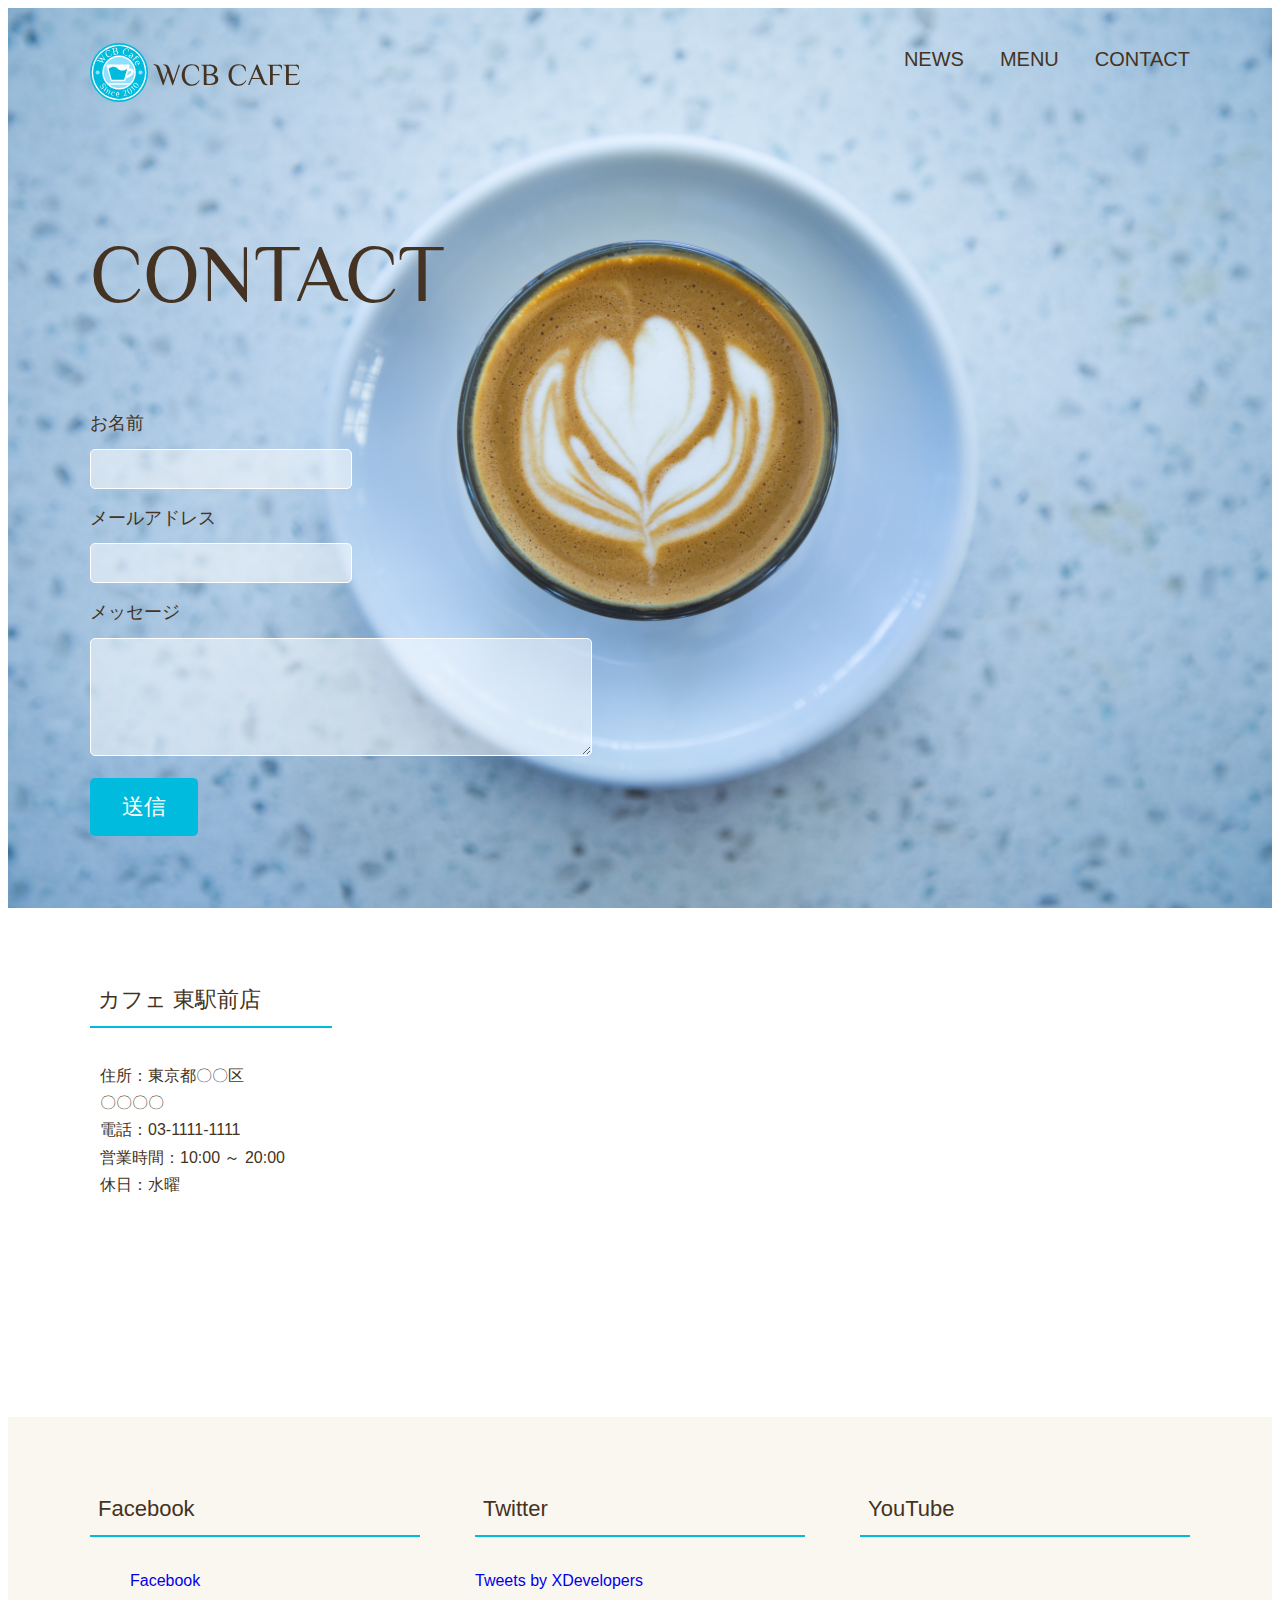
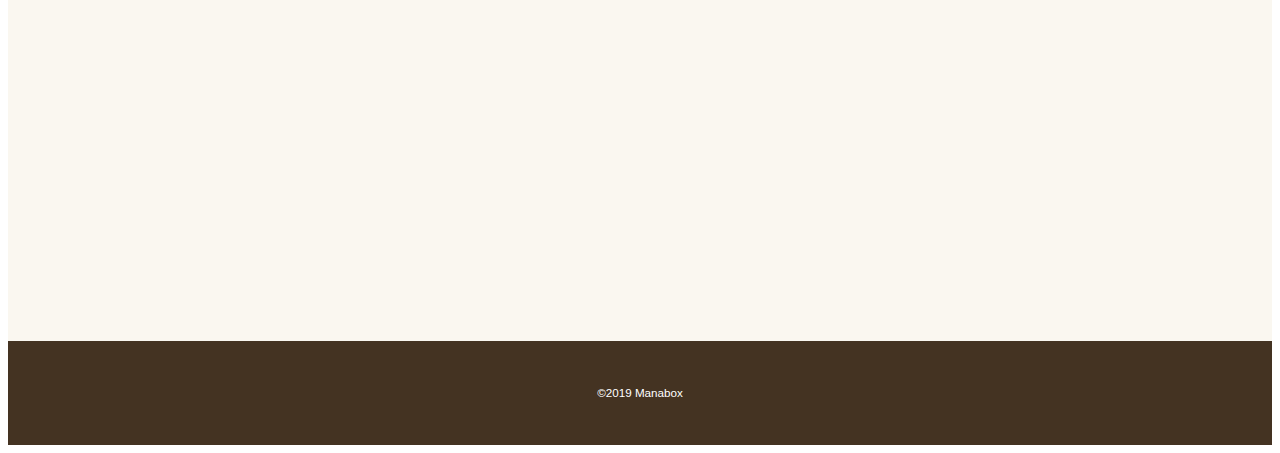
<file: contact.html>
<!DOCTYPE html>
<html lang="ja">
    <head>
        <meta charset="utf-8">
        <title>WCB Cafe-CONTACT</title>
         <meta name="description" content="ブレンドコーヒーとヘルシーなオーガニックフードを提供するカフェ">
         <meta name="viewport" content="width=device-width,initial-scale=1">
         <meta property="og:url" content="http://example.com/index.html">
         <meta property="og:type" content="website">
         <meta property="og:title" content="WCB Cafe Home">
         <meta property="og:description" content="オーガニックフードカフェ。おしゃれな空間で癒しのひと時を。">
         <meta property="og:image" content img src="images/coffeehouse-2600877_1280.jpg"

    <!--CSS-->
        <link rel="stylesheet" href="https://test-test-t.github.io/test-test-t.github.io/style.css">
        <link href="https://fonts.googleapis.com/css?family=Philosopher" rel="stylesheet">
        <link href="css/style.css" rel="stylesheet">  

       <link rel="icon" type="image/png" href="images/favicon.png">   
    </head>
    <body>
      <div id="contact" class="big-bg">      
      <header class="page-header wrapper">
        <h1><a href="index.html"><img class="logo" src="images/logo.svg" alt="WCBカフェホーム"></a></h1>
        <nav>
          <ul class="main-nav">
            <li><a href="news.html">News</a></li>
            <li><a href="menu.html">Menu</a></li>
            <li><a href="contact.html">Contact</a></li>
          </ul>  
        </nav>
      </header>
       

      <div class="wrapper">
        <h2 class="page-title">Contact</h2>
        <form action="#">
          <div>
            <label for="name">お名前</label>
            <input type="text" id="name" name="your-name">
          </div>

          <div>
            <label for="email">メールアドレス</label>
            <input type="email" id="email" name="your-email">
          </div>

          <div>
            <label for="message">メッセージ</label>
            <textarea id="message" name="your-message"></textarea>
          </div>

          <input type="submit" class="button" value="送信">
        </form>
      </div><!--/.wrapper -->
      </div><!-- /.contact-->


      <section id="location">
        <div class="wrapper">
          <div class="location-info">
            <h3 class="sub-title">カフェ 東駅前店</h3>
            <p>
              住所：東京都〇〇区<br>
              〇〇〇〇<br>
              電話：03-1111-1111<br>
              営業時間：10:00 ～ 20:00<br>
              休日：水曜
            </p>
          </div><!-- /.location-info -->
          <div class="location-map">
            <iframe src="https://www.google.com/maps/embed?pb=!1m18!1m12!1m3!1d3241.4467042401297!2d139.73433247615372!3d35.66600133080986!2m3!1f0!2f0!3f0!3m2!1i1024!2i768!4f13.1!3m3!1m2!1s0x60188b835eb8d1e9%3A0x2b7a60ac15c8822a!2z44CSMTA2LTAwMzIg5p2x5Lqs6YO95riv5Yy65YWt5pys5pyo77yS5LiB55uu77yU4oiS77yV!5e0!3m2!1sja!2sjp!4v1706961023221!5m2!1sja!2sjp" width="800" height="400" style="border:0;" allowfullscreen="" loading="lazy" referrerpolicy="no-referrer-when-downgrade"></iframe>      
          </div><!--/. location-map -->
        </div><!-- /.wrapper -->
      </section><!-- /. location -->

      
      <section id="sns">
        <div class="wrapper">
          <div class="sns-box">
            <h3 class="sub-title">Facebook</h3>
            <div id="fb-root"></div>
<script async defer crossorigin="anonymous" src="https://connect.facebook.net/ja_JP/sdk.js#xfbml=1&version=v19.0" nonce="UYm4mnu3"></script>
<div class="fb-page" data-href="https://www.facebook.com/facebook" data-tabs="timeline" data-width="" data-height="315" data-small-header="false" data-adapt-container-width="true" data-hide-cover="false" data-show-facepile="false"><blockquote cite="https://www.facebook.com/facebook" class="fb-xfbml-parse-ignore"><a href="https://www.facebook.com/facebook">Facebook</a></blockquote></div>
          </div>

          <div class="sns-box">
            <h3 class="sub-title">Twitter</h3>
            <a class="twitter-timeline" data-height="315" href="https://twitter.com/XDevelopers?ref_src=twsrc%5Etfw">Tweets by XDevelopers</a> <script async src="https://platform.twitter.com/widgets.js" charset="utf-8"></script>
          </div>

          <div class="sns-box">
            <h3 class="sub-title">YouTube</h3>
            <iframe width="560" height="315" src="https://www.youtube.com/embed/VqRBkfIHJiA?si=LFNy1Y58rrg2xcBT" title="YouTube video player" frameborder="0" allow="accelerometer; autoplay; clipboard-write; encrypted-media; gyroscope; picture-in-picture; web-share" allowfullscreen></iframe>
          </div>
        </div><!-- /. wrapper -->
      </section><!-- /. sns -->

    
      

       <footer>
        <div class="wrapper">
          <p><small>&copy;2019 Manabox</small></p>
        </div>
       </footer>
    </body>
</html>
</file>
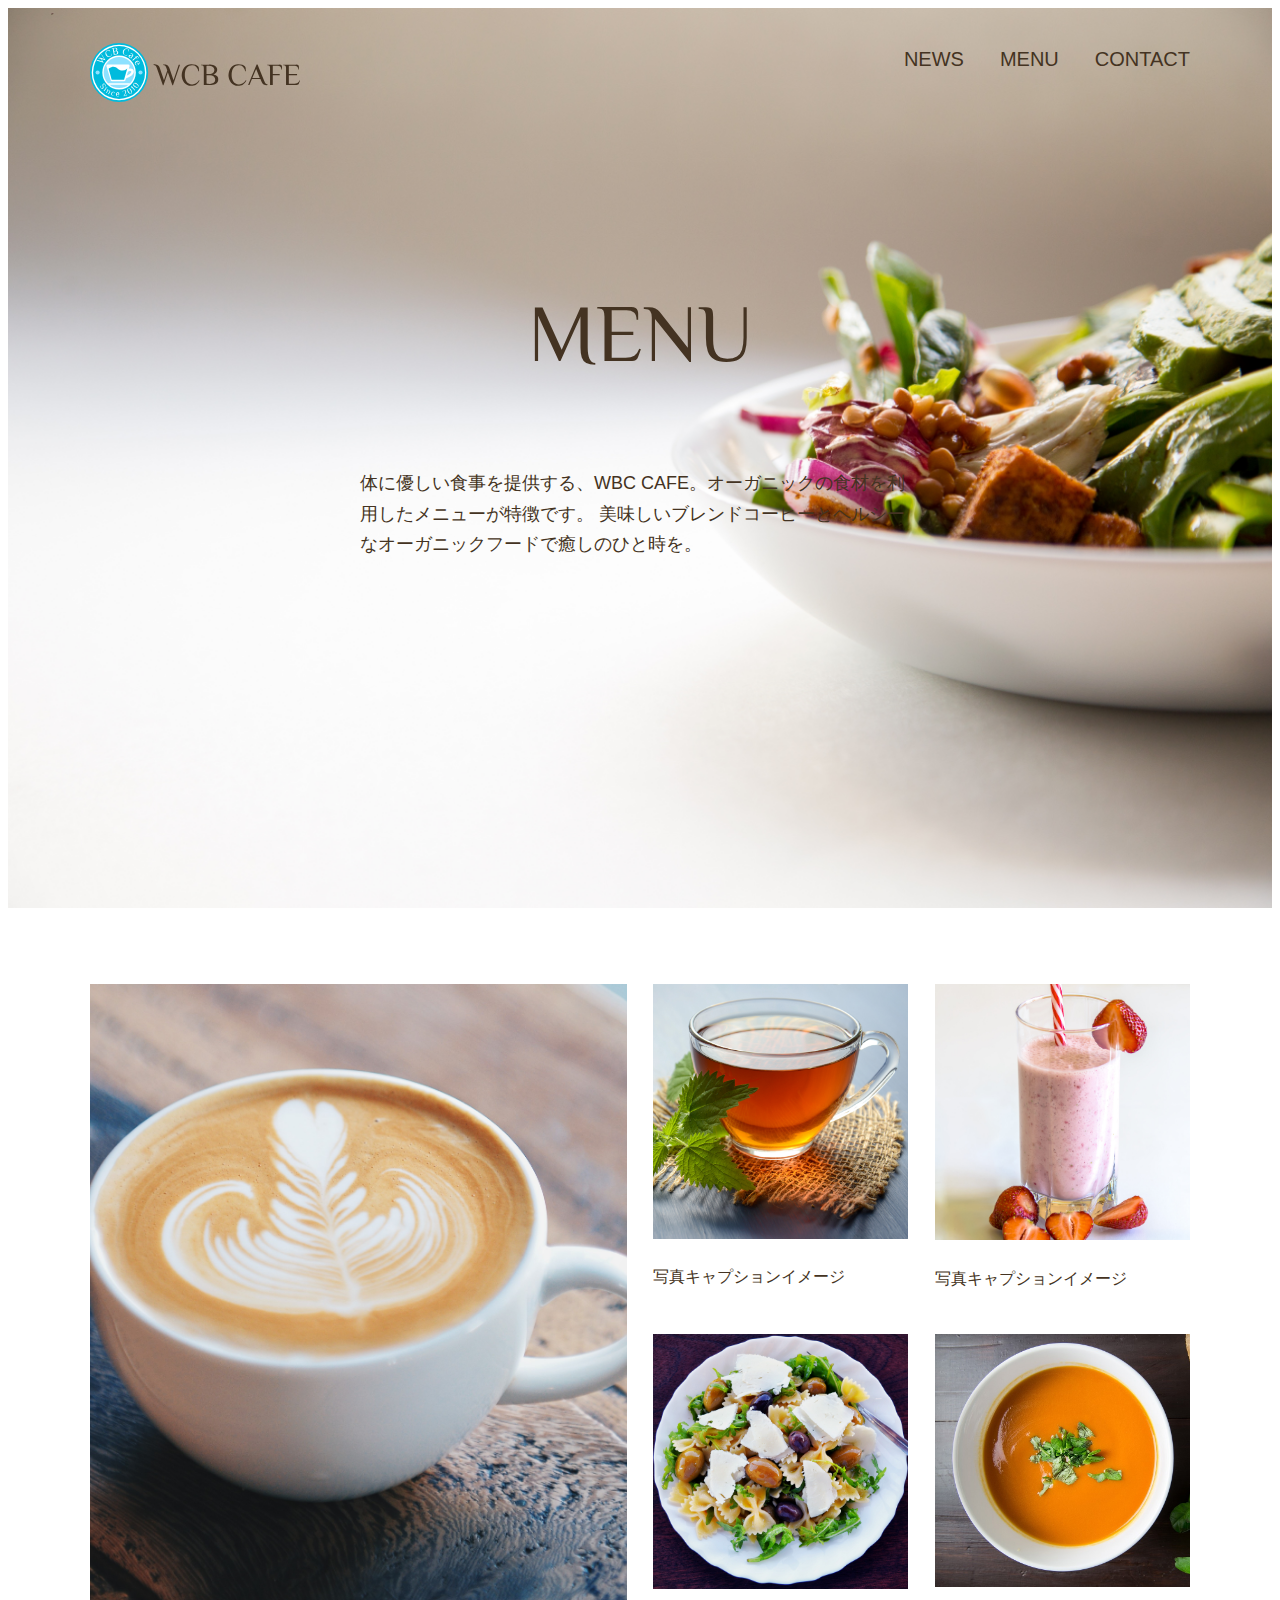
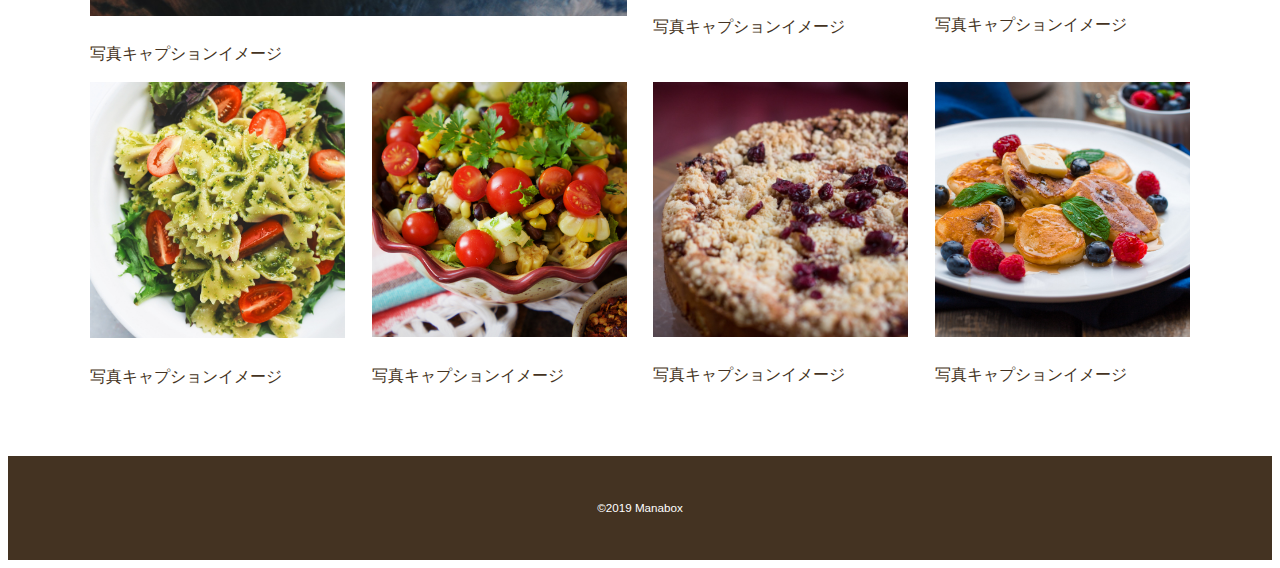
<file: menu.html>
<!DOCTYPE html>
<html lang="ja">
    <head>
        <meta charset="utf-8">
        <title>WCB Cafe-MENU</title>
         <meta name="description" content="ブレンドコーヒーとヘルシーなオーガニックフードを提供するカフェ">
         <meta name="viewport" content="width=device-width,initial-scale=1">

    <!--CSS-->
        <link rel="stylesheet" href="https://test-test-t.github.io/test-test-t.github.io/style.css">
        <link href="https://fonts.googleapis.com/css?family=Philosopher" rel="stylesheet">
        <link href="css/style.css" rel="stylesheet">  

       <link rel="icon" type="image/png" href="images/favicon.png">   
    </head>
    <body>
      <div id="menu" class="big-bg">      
      <header class="page-header wrapper">
        <h1><a href="index.html"><img class="logo" src="images/logo.svg" alt="WCBカフェホーム"></a></h1>
        <nav>
          <ul class="main-nav">
            <li><a href="news.html">News</a></li>
            <li><a href="menu.html">Menu</a></li>
            <li><a href="contact.html">Contact</a></li>
          </ul>  
        </nav>
      </header>
      

        <div class="menu-content wrapper">
          <h2 class="page-title">Menu</h2>
          <p>
            体に優しい食事を提供する、WBC CAFE。オーガニックの食材を利用したメニューが特徴です。
            美味しいブレンドコーヒーとヘルシーなオーガニックフードで癒しのひと時を。
          </p>
        </div><!-- /.menu-content -->
      </div> 

     <div class="wrapper grid"> 
      <div class="item big-box">
        <img src="images/StockSnap_0MYCVRX4EN.jpg">
        <p>写真キャプションイメージ</p>
      </div>
      <div class="item">
        <img src="images/StockSnap_UASWOBMBJ0.jpg">
        <p>写真キャプションイメージ</p>
      </div>
      <div class="item">
        <img src="images/StockSnap_4L8M6ANLZL.jpg">
        <p>写真キャプションイメージ</p>
      </div>
      <div class="item">
        <img src="images/StockSnap_UWBB1NOLMD.jpg">
        <p>写真キャプションイメージ</p>
      </div>
      <div class="item">
        <img src="images/soup-2538888_1280.jpg">
        <p>写真キャプションイメージ</p>
      </div>
      <div class="image">
        <img src="images/StockSnap_JK5UXP69CE.jpg">
        <p>写真キャプションイメージ</p>
      </div>
      <div class="image">
        <img src="images/StockSnap_NI4QYAXHA0.jpg">
        <p>写真キャプションイメージ</p>
      </div>
      <div class="image">
        <img src="images/StockSnap_TKNZMKV0P8.jpg">
        <p>写真キャプションイメージ</p>
      </div>
      <div class="image">
        <img src="images/StockSnap_GNAFKFNM2R.jpg">
        <p>写真キャプションイメージ</p>
      </div>

     </div><!--.grid-->
      

       <footer>
        <div class="wrapper">
          <p><small>&copy;2019 Manabox</small></p>
        </div>
       </footer>
    </body>
</html>
</file>
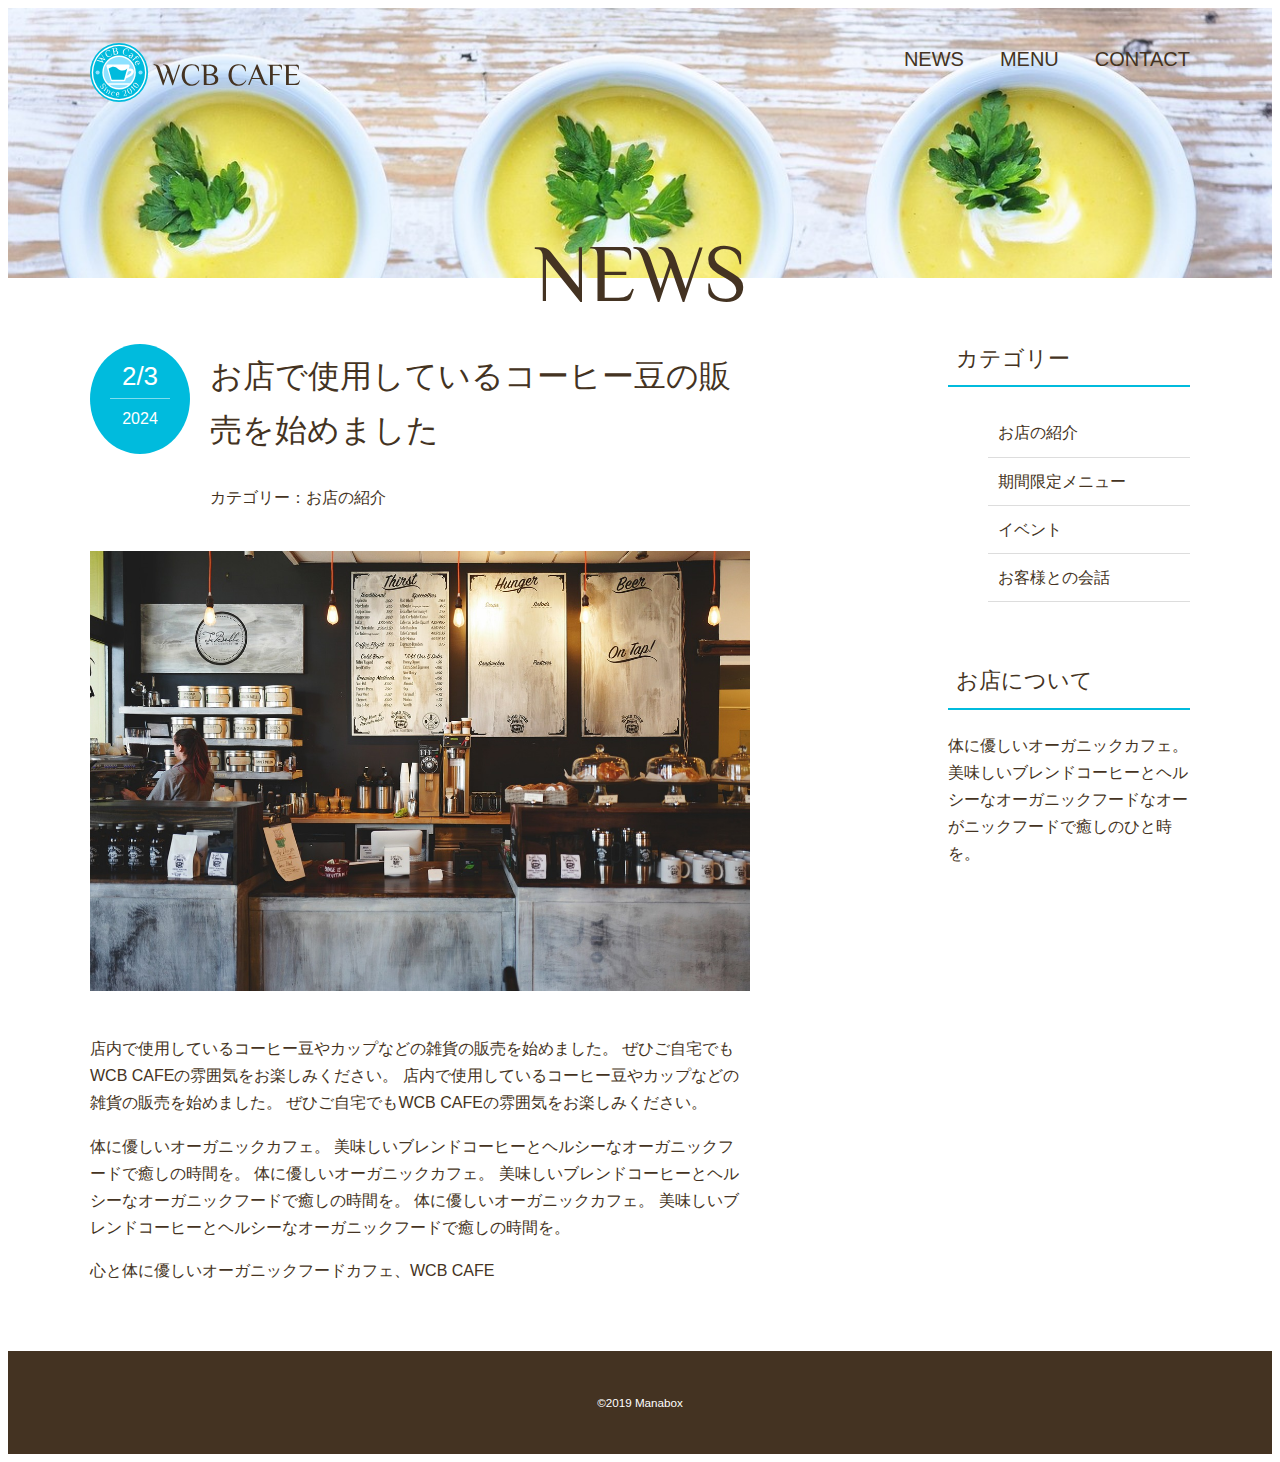
<file: news.html>
<!DOCTYPE html>
<html lang="ja">
    <head>
        <meta charset="utf-8">
        <title>WCB Cafe-News</title>
         <meta name="description" content="ブレンドコーヒーとヘルシーなオーガニックフードを提供するカフェ">
         <meta name="viewport" content="width=device-width,initial-scale=1">

    <!--CSS-->
        <link rel="stylesheet" href="https://test-test-t.github.io/test-test-t.github.io/style.css">
        <link href="https://fonts.googleapis.com/css?family=Philosopher" rel="stylesheet">
        <link href="css/style.css" rel="stylesheet">  

       <link rel="icon" type="image/png" href="images/favicon.png">   
    </head>
    <body>
      <div id="news" class="big-bg">      
      <header class="page-header wrapper">
        <h1><a href="index.html"><img class="logo" src="images/logo.svg" alt="WCBカフェホーム"></a></h1>
        <nav>
          <ul class="main-nav">
            <li><a href="news.html">News</a></li>
            <li><a href="menu.html">Menu</a></li>
            <li><a href="contact.html">Contact</a></li>
          </ul>  
        </nav>
      </header>
      

        <div class="wrapper">
            <h2 class="page-title">News</h2>
        </div><!--./wrapper-->
       </header>
      </div> 

       <div class="news-contents wrapper">
        <article>
          <header class="post-info">
            <h2 class="post-title">お店で使用しているコーヒー豆の販売を始めました</h2>
            <p class="post-date">2/3 <span>2024</span></p>
            <p class="post-cat">カテゴリー：お店の紹介</p>
          </header>
          <img src="images/coffeehouse-2600877_1280.jpg" alt="店内の様子">
          <p>
            店内で使用しているコーヒー豆やカップなどの雑貨の販売を始めました。
            ぜひご自宅でもWCB CAFEの雰囲気をお楽しみください。
            店内で使用しているコーヒー豆やカップなどの雑貨の販売を始めました。
            ぜひご自宅でもWCB CAFEの雰囲気をお楽しみください。
          </p>
          <p>
            体に優しいオーガニックカフェ。
            美味しいブレンドコーヒーとヘルシーなオーガニックフードで癒しの時間を。
            体に優しいオーガニックカフェ。
            美味しいブレンドコーヒーとヘルシーなオーガニックフードで癒しの時間を。
            体に優しいオーガニックカフェ。
            美味しいブレンドコーヒーとヘルシーなオーガニックフードで癒しの時間を。
          </p>
          <p>心と体に優しいオーガニックフードカフェ、WCB CAFE</p>
        </article>

        <aside>
          <h3 class="sub-title">カテゴリー</h3>
          <ul class="sub-menu">
              <li><a href="#">お店の紹介</a></li>
              <li><a href="#">期間限定メニュー</a></li>
              <li><a href="#">イベント</a></li>
              <li><a href="#">お客様との会話</a></li>
          </ul>

          <h3 class="sub-title">お店について</h3>
          <p>
            体に優しいオーガニックカフェ。
            美味しいブレンドコーヒーとヘルシーなオーガニックフードなオーがニックフードで癒しのひと時を。
          </p>
        </aside>

       </div><!--/.news-contents-->

       <footer>
        <div class="wrapper">
          <p><small>&copy;2019 Manabox</small></p>
        </div>
       </footer>
    </body>
</html>
</file>
<file: css/style.css>
@charset "UTF-8";

@media (max-width:600px) {
    h1 {
        color: #0bd;
    }
    .big-box {
        grid-column: auto;
        grid-row: auto;
    }
    .big-box img {
        height: auto;
    }
}

/* 共通部分
-------------------------------*/
html{
    font-size: 100%;
}
body{
    font-family: "Yu Gothic Medium","游ゴシック Medium",YuGothic,"游ゴシック体","ヒラギノ角ゴ pro W3", sans-serif;
    line-height: 1.7;
    color: #432;
}
a{
    text-decoration: none;
}
img{
    max-width: 100%;
}


/* header
------------------------------*/
.logo{
    width: 210px;
    margin-top: 14px;
}

.main-nav{
    display: flex;
    font-size: 1.25rem;
    text-transform: uppercase;
    margin-top: 34px;
    list-style: none;
}
.main-nav li{
    margin-left: 36px;
}
.main-nav a{
    color: #432;
}
.main-nav a:hover{
    color: #0bd;
}

.page-header{
    display: flex;
    justify-content: space-between;
}
.wrapper{
    max-width: 1100px;
    margin: 0 auto;
    padding: 0 4%;
}

/* HOME
----------------------------*/
.home-content{
    text-align: center;
    margin-top: 10%;
}
.home-content p{
    font-size: 1.125rem;
    margin: 10px 0 42px;
}

/* 見出し*/
.page-title{
    font-size: 5rem;
    font-family: 'Philosopher',serif;
    text-transform: uppercase;
    font-weight: normal;
}

/* ボタン*/
.button{
    font-size: 1.375rem;
    background: #0bd;
    color: #fff;
    border-radius: 5px;
    padding: 18px 32px;
}
.button:hover{
    background: #0090aa;
}

/*大きな背景画像*/
.big-bg{
    background-size: cover;
    background-position: center top;
    
}
#home{
    background-image: url(../images/StockSnap_D322D377AD.jpg);
    min-height: 100vh;
}
#home .page-title {
    text-transform: none;
}

/*NEWS
--------------------------------*/
#news {
    background-image: url(../images/leek-791816_1280.jpg);
    height: 270px;
    margin-bottom: 40px;
}
#news .page-title{
    text-align:  center;
}

/*記事部分*/
article {
    width: 60%;
}
.post-info {
    position: relative;
    padding-top: 4px;
    margin-bottom: 40px;
}
.post-title {
    font-family: "Yu Mincho","YuMincho", serif;
    font-size: 2rem;
    font-weight: normal;
}
.post-title,
.post-cat {
    margin-left: 120px;
}
.post-date {
    background: #0bd;
    border-radius: 50%;
    color: #fff;
    width: 100px;
    height: 100px;
    font-size: 1.625rem;
    text-align: center;
    position: absolute;
    top: 0;
    padding-top: 10px;
}
.post-date span {
    font-size: 1rem;
    border-top: 1px rgba(255, 255, 255, .5) solid;
    padding-top: 6px;
    display: block;
    width: 60%;
    margin: 0 auto;
}
article img {
    margin-bottom: 20px;
}
article p {
    margin-bottom: 1rem;
}
/*サイドバー*/
aside {
    width: 22%;
}
.news-contents {
    display: flex;
    justify-content: space-between;
    margin-bottom: 50px;
}

.sub-title {
    font-size: 1.375rem;
    padding: 0 8px 8px;
    border-bottom: 2px #0bd solid;
    font-weight: normal;
}

.aside p{
    padding: 12px 10px;
}

.sub-menu {
    margin-bottom: 60px;
    list-style: none;
}
.sub-menu li {
    border-bottom: 1px #ddd solid;
}
.sub-menu a {
    color: #432;
    padding: 10px;
    display: block;
}
.sub-menu a:hover {
    color: #0bd;
}


/* MENU
-------------------------------*/
#menu {
    background-image: url(../images/StockSnap_20SEYTHOU6.jpg);
    min-height: 100vh;
}
.menu-content {
    max-width: 560px;
    margin-top: 10%;
}
.menu-content .page-title {
    text-align: center;
}
.menu-content p {
    font-size: 1.125rem;
    margin: 10px 0 0;
}

.grid {
    display: grid;
    gap: 26px;
    grid-template-columns: repeat(auto-fit, minmax(240px,1fr));
    margin-top: 6%;
    margin-bottom: 50px;
}
.big-box {
    grid-column: 1/3;
    grid-row: 1/3;
}
.big-box img {
    height: 94%;
    width: 100%;
    object-fit: cover;
}

/* CONTACT
-------------------------------*/
#contact {
    background-image: url(../images/StockSnap_8LESCLX98V.jpg);
    min-height: 100vh;
}

/* フォーム */
form div {
    margin-bottom: 14px;
}
label {
    font-size: 1.125rem;
    margin-bottom: 10px;
    display: block;
}
input[type="text"],
input[type="email"],
textarea {
    background: rgba(255, 255, 255, .5);
    border: 1px #fff solid;
    border-radius: 5px;
    padding: 10px;
    font-size: 1rem;
}
input[type="text"],
input[type="email"] {
    width: 100%;
    max-width: 240px;
}
textarea {
    width: 100%;
    max-width: 480px;
    height: 6rem;
}
input[type="submit"] {
    border: none;
    cursor: pointer;
    line-height: 1;
}

/* 店舗情報・地図 */
#location {
    padding: 4% 0;
}
#location .wrapper {
    display: flex;
    justify-content: space-between;
}
.location-info {
    width: 22%;
}
.location-info p {
    padding: 12px 10px;
}
.location-map {
    width: 74%;
}

/* iframe */
iframe {
    width: 100%;
}

/* SNS */
#sns {
    background: #FAF7F0;
    padding: 4% 0;
}
#sns .wrapper {
    display: flex;
    justify-content: space-between;
}
#sns .sub-title {
    margin-bottom: 30px;
}
.sns-box {
    width: 30%;
}




/*フッター
-------------------------------*/
footer{
    background: #432;
    text-align: center;
    padding:26px 0;
}
footer p{
    color: #fff;
    font-size: 0.875rem;
}


/* モバイル版 
-------------------------------*/
@media (max-width:600px) {
    .page-title{
        font-size: 2.5rem;
    }

    /* HEADER */
    .main-nav {
        font-size: 1rem;
    }
    .main-nav li {
        margin: 0 20px;
    }

    /*HOME*/
    .home-content {
        margin-top: 20%;
    }
    .page-header {
        flex-direction: column;
        align-items: center;
    }

    /*NEWS */
    .news-contents{
        flex-direction: column;
    }
    article,
    aside {
        width: 100%;
    }
    #news .page-title {
        margin-top: 30px;
    }
    aside {
        margin-top: 60px;
    }
    .post-info {
        margin-bottom: 30px;
    }
    .post-date {
        width: 70px;
        height: 70px;
        font-size: 1rem;
    }
    .post-date span {
        font-size: 0.875rem;
        padding-top: 2px;
    }
    .post-title {
        font-size: 1.375rem;
    }
    .post-cat {
        font-size: 0.875rem;
        margin-top: 10px;
    }
    .post-title,
    .post-cat {
        margin-left: 80px;
    }

    /* CONTACT */
    #contact .page-title {
        margin-top: 40px;
    }

    /* フォーム */
    input[type="text"],
    input[type="email"],
    textarea {
        max-width: 100%;
    }

    /* 店舗情報・地図 / SNS */
    #location .wrapper,
    #sns .wrapper {
        flex-direction: column;
    }
    .location-info,
    .location-map,
    .sns-box {
        width: 100%;
    }
    .sns-box {
        margin-bottom: 30px;
    }
}
</file>
